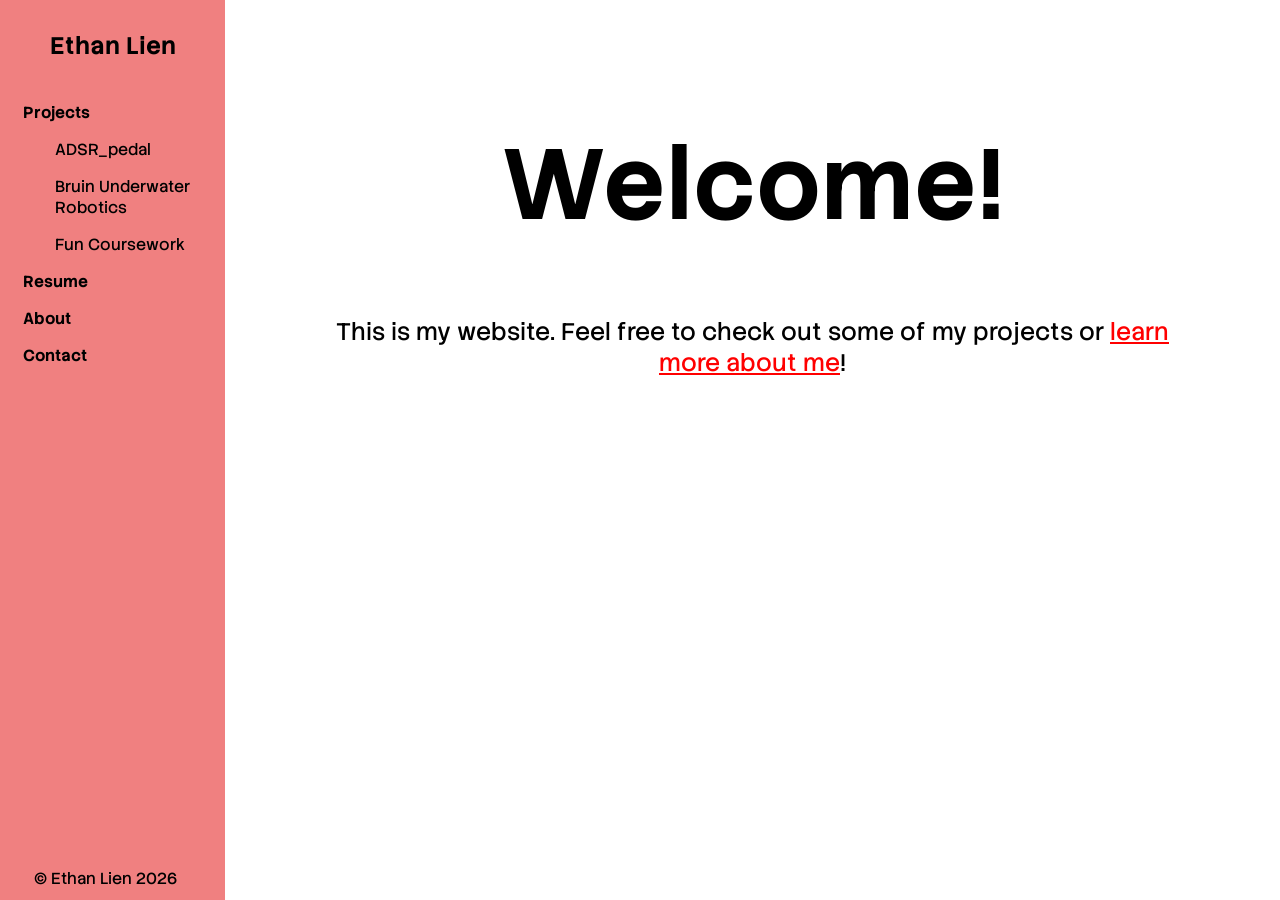
<file: index.html>
<!DOCTYPE html>
<html>
<head>
    <meta charset="UTF-8">
    <meta name="viewport" content="width=device-width, initial-scale=1.0">
    <title>Home | Ethan Lien</title>
    <base href="https://ethanlien1203.github.io">
    <link rel="icon" type="image/x-icon" href="/images/favicon.png">
    <link rel="stylesheet" href="/css/style.css">
    <link rel="stylesheet" href="/css/main.css">
    <link rel="stylesheet" href="/css/sideNav.css">
    <link rel="preconnect" href="https://fonts.googleapis.com">
    <link rel="preconnect" href="https://fonts.gstatic.com" crossorigin>
    <link href="https://fonts.googleapis.com/css2?family=Roboto+Mono:ital,wght@0,100..700;1,100..700&family=Stack+Sans+Text:wght@200..700&display=swap" rel="stylesheet">
</head>
<body>
    <special-nav></special-nav>

    <main>
        <!-- <h1>hello world</h1>
        <p>hope this works lol</p>
        <p>here is a <a href="/egg/">link</a> to the egg page</p>
        <a href="/template/">to template</a> -->
        <div class="section">
            <div class="row" style="text-align:center;justify-content:center;padding-top:5%">
                <div class="col" style="height:100%">
                    <h1 style="font-size:100px">Welcome!</h1>
                    <p style="font-size:24px">This is my website. Feel free to check out some of my projects or <a href="about/">learn more about me</a>!</p>
                </div>
            </div>
        </div>
    <main>

    <script src="/navManager.js"></script>
</body>
</html>
</file>
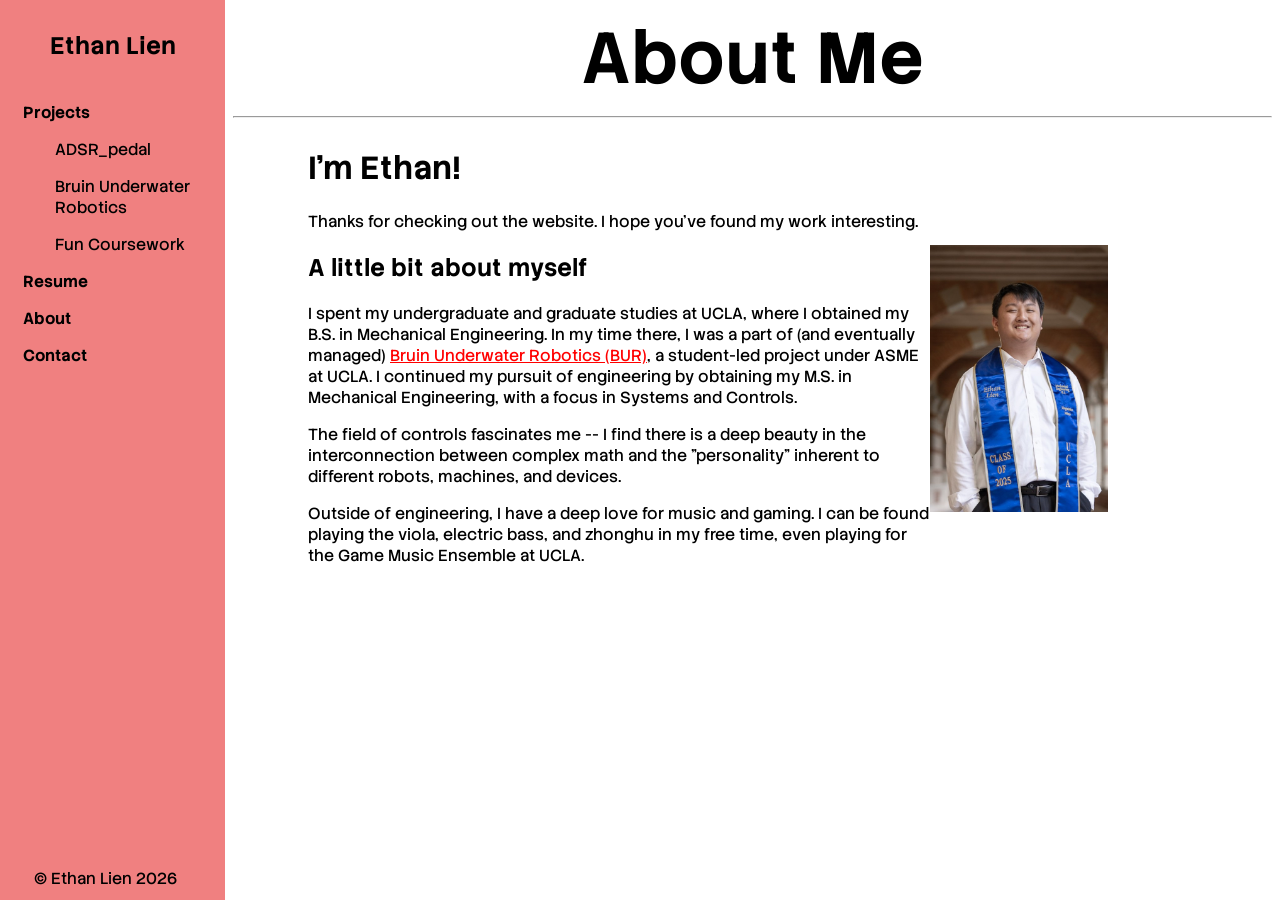
<file: about/index.html>
<!DOCTYPE html>
<html>
<head>
    <meta charset="UTF-8">
    <meta name="viewport" content="width=device-width, initial-scale=1.0">
    <title>About | Ethan Lien</title>
    <base href="https://ethanlien1203.github.io">
    <link rel="icon" type="image/x-icon" href="/images/favicon.png">
    <link rel="stylesheet" href="/css/style.css">
    <link rel="stylesheet" href="/css/main.css">
    <link rel="stylesheet" href="/css/sideNav.css">
    <link rel="preconnect" href="https://fonts.googleapis.com">
    <link rel="preconnect" href="https://fonts.gstatic.com" crossorigin>
    <link href="https://fonts.googleapis.com/css2?family=Roboto+Mono:ital,wght@0,100..700;1,100..700&family=Stack+Sans+Text:wght@200..700&display=swap" rel="stylesheet">
    <style>
        #header-img {
            /* background-image:url('/images/egg_pic.jpg'); */
            opacity:0.7;
        }
        #header-content {
            font-size: 36px;
            color:black;
        }
        #header {
            height:100px;
        }
    </style>
</head>
<body>
    <special-nav></special-nav>

    <main>
        <div id="header">
            <div id="header-img"></div>
            <div id="header-content">
                <h1>About Me</h1>
            </div>
        </div>
        <hr>
        <div class="section" style="display:flex;align-items:center">
            <div id="bio" style="width:70%;float:left">
                <h1>I'm Ethan!</h1>
                <p>Thanks for checking out the website. I hope you've found my work interesting.</p>
                <h2>A little bit about myself</h2>
                <!-- <p>I am a recent graduate from UCLA, where I recieved both my B.S. and M.S. in Mechanical Engineering. I am fascinated by Systems and Controls, in which I had a focus in during my graduate studies. While my studies have had a focus in robotics, I truly believe that the soul of all life and engineering lies in Controls.</p> -->
                <p> I spent my undergraduate and graduate studies at UCLA, where I obtained my B.S. in Mechanical Engineering. 
                    In my time there, I was a part of (and eventually managed) <a href="/projects/bur/">Bruin Underwater Robotics (BUR)</a>, a student-led 
                    project under ASME at UCLA. I continued my pursuit of engineering by obtaining my M.S. in Mechanical 
                    Engineering, with a focus in Systems and Controls.</p>
                <p> The field of controls fascinates me -- I find there is a deep beauty in the interconnection between 
                    complex math and the "personality" inherent to different robots, machines, and devices.</p>
                <p> Outside of engineering, I have a deep love for music and gaming. I can be found playing the viola, electric 
                    bass, and zhonghu in my free time, even playing for the Game Music Ensemble at UCLA.</p>
            </div>
            <img src="/images/headshot.jpg" style="width:20%;margin-top:50px;padding-right:75px">
        </div>
    </main>

    <script src="/navManager.js"></script>
</body>
</html>
</file>
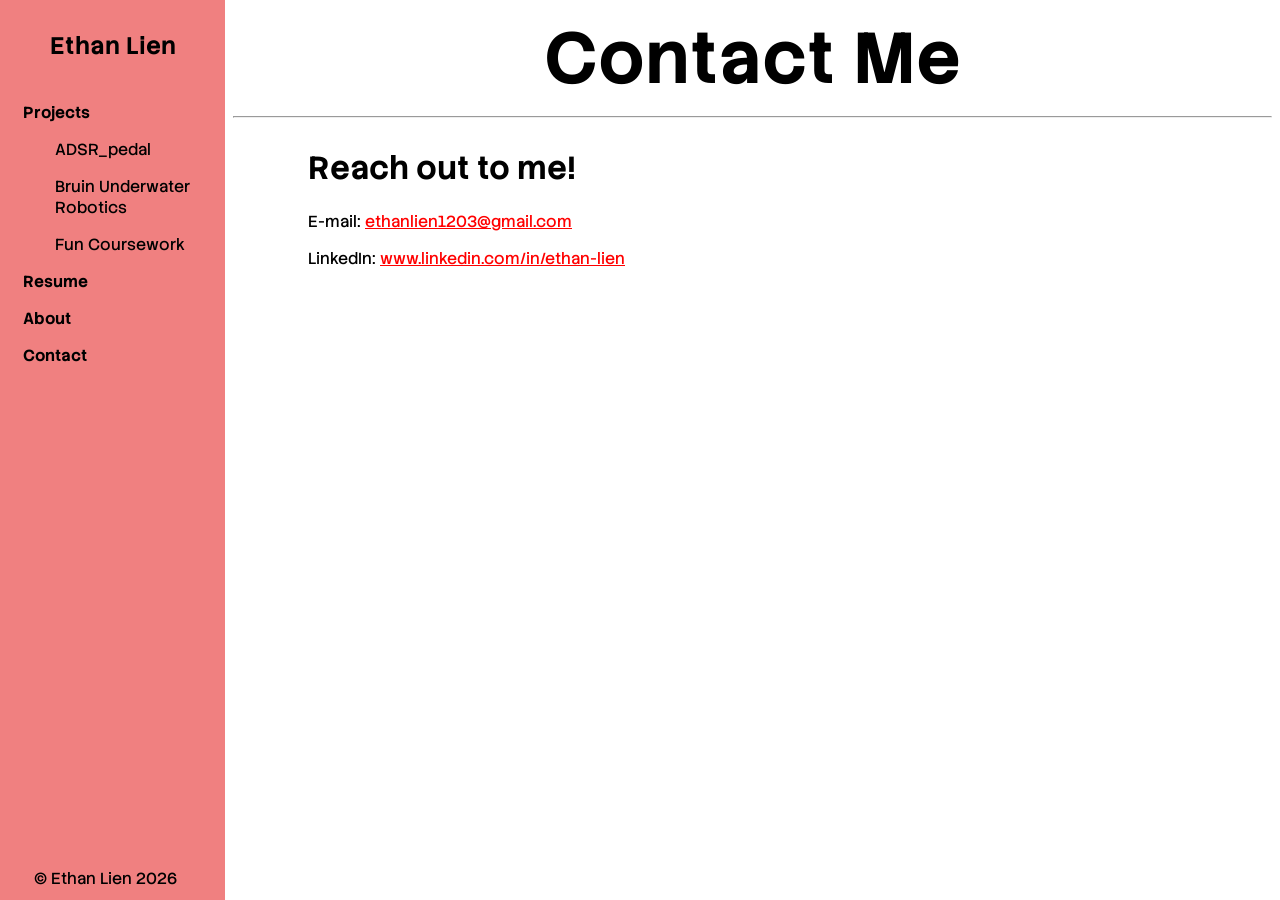
<file: contact/index.html>
<!DOCTYPE html>
<html>
<head>
    <meta charset="UTF-8">
    <meta name="viewport" content="width=device-width, initial-scale=1.0">
    <title>Contact | Ethan Lien</title>
    <base href="https://ethanlien1203.github.io">
    <link rel="icon" type="image/x-icon" href="/images/favicon.png">
    <link rel="stylesheet" href="/css/style.css">
    <link rel="stylesheet" href="/css/main.css">
    <link rel="stylesheet" href="/css/sideNav.css">
    <link rel="preconnect" href="https://fonts.googleapis.com">
    <link rel="preconnect" href="https://fonts.gstatic.com" crossorigin>
    <link href="https://fonts.googleapis.com/css2?family=Roboto+Mono:ital,wght@0,100..700;1,100..700&family=Stack+Sans+Text:wght@200..700&display=swap" rel="stylesheet">
    <style>
        #header-img {
            /* background-image:url('/images/egg_pic.jpg'); */
            opacity:0.7;
        }
        #header-content {
            font-size: 36px;
            color:black;
        }
        #header {
            height:100px;
        }
    </style>
</head>
<body>
    <special-nav></special-nav>

    <main>
        <div id="header">
            <div id="header-img"></div>
            <div id="header-content">
                <h1>Contact Me</h1>
            </div>
        </div>
        <hr>
        <div class="section">
            <h1>Reach out to me!</h1>
            <p>E-mail: <a href="mailto:ethanlien1203@gmail.com">ethanlien1203@gmail.com</a></p>
            <p>LinkedIn: <a href="www.linkedin.com/in/ethan-lien">www.linkedin.com/in/ethan-lien</a></p>
        </div>
    </main>

    <script src="/navManager.js"></script>
</body>
</html>
</file>
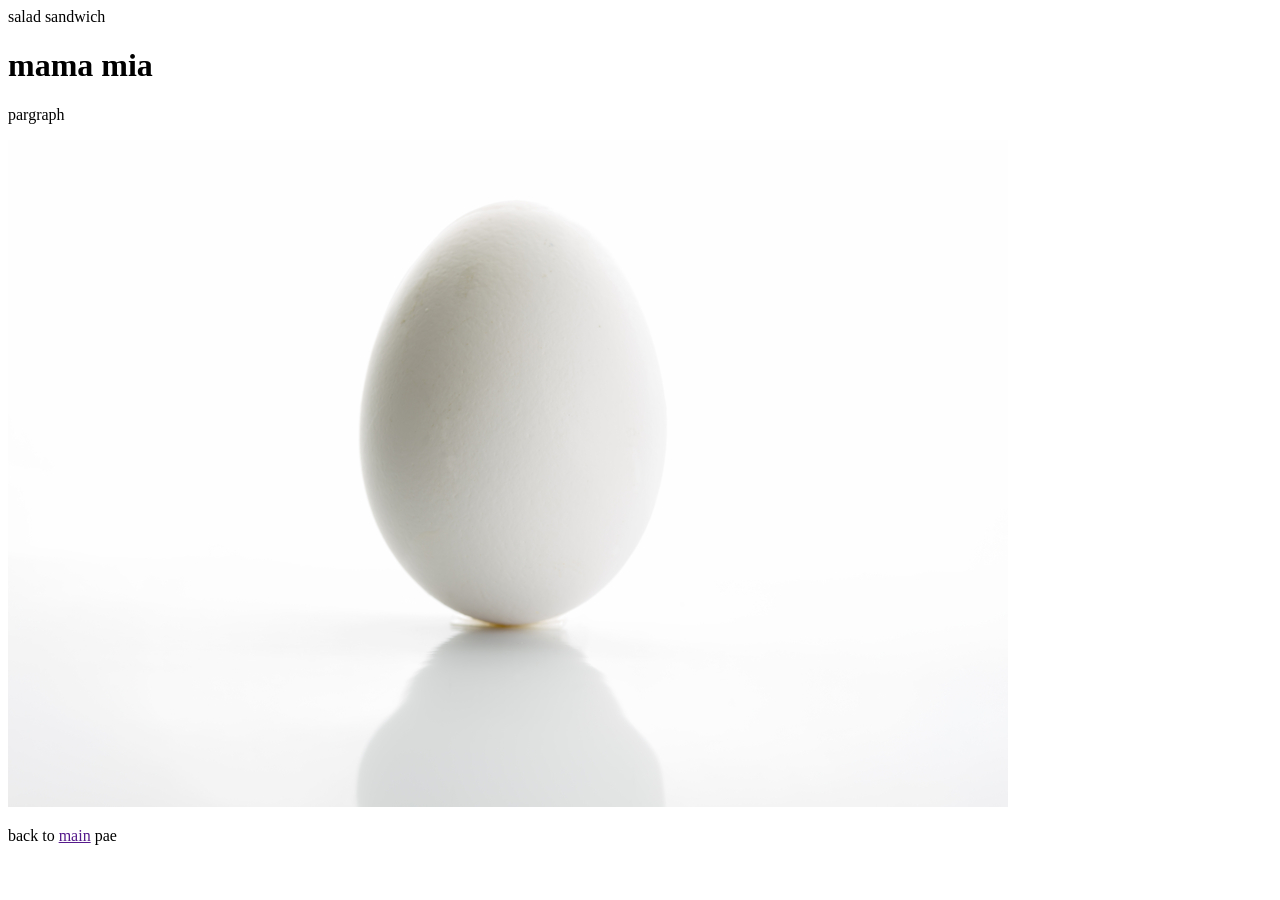
<file: egg/index.html>
<!DOCTYPE html>
<html>
    <head>
        <meta charset="UTF-8">
        <meta name="viewport" content="width=device-width, initial-scale=1.0">
        <title> ethan | egg</title>
        <base href="https://ethanlien1203.github.io">
        <link rel="icon" type="image/x-icon" href="/images/favicon.png">
        <style>
            nav {
                width:30%;

            }
        </style>
    </head>
    <body>
        <nav>
            salad sandwich
        </nav>
        <h1>
            mama mia
        </h1>
        <p>
            pargraph
        </p>
        <img src="/images/egg_pic.jpg" alt="Egg" style="max-width:100%">
        <p> back to <a href="">main</a> pae</p>
    </body>
</html>
</file>
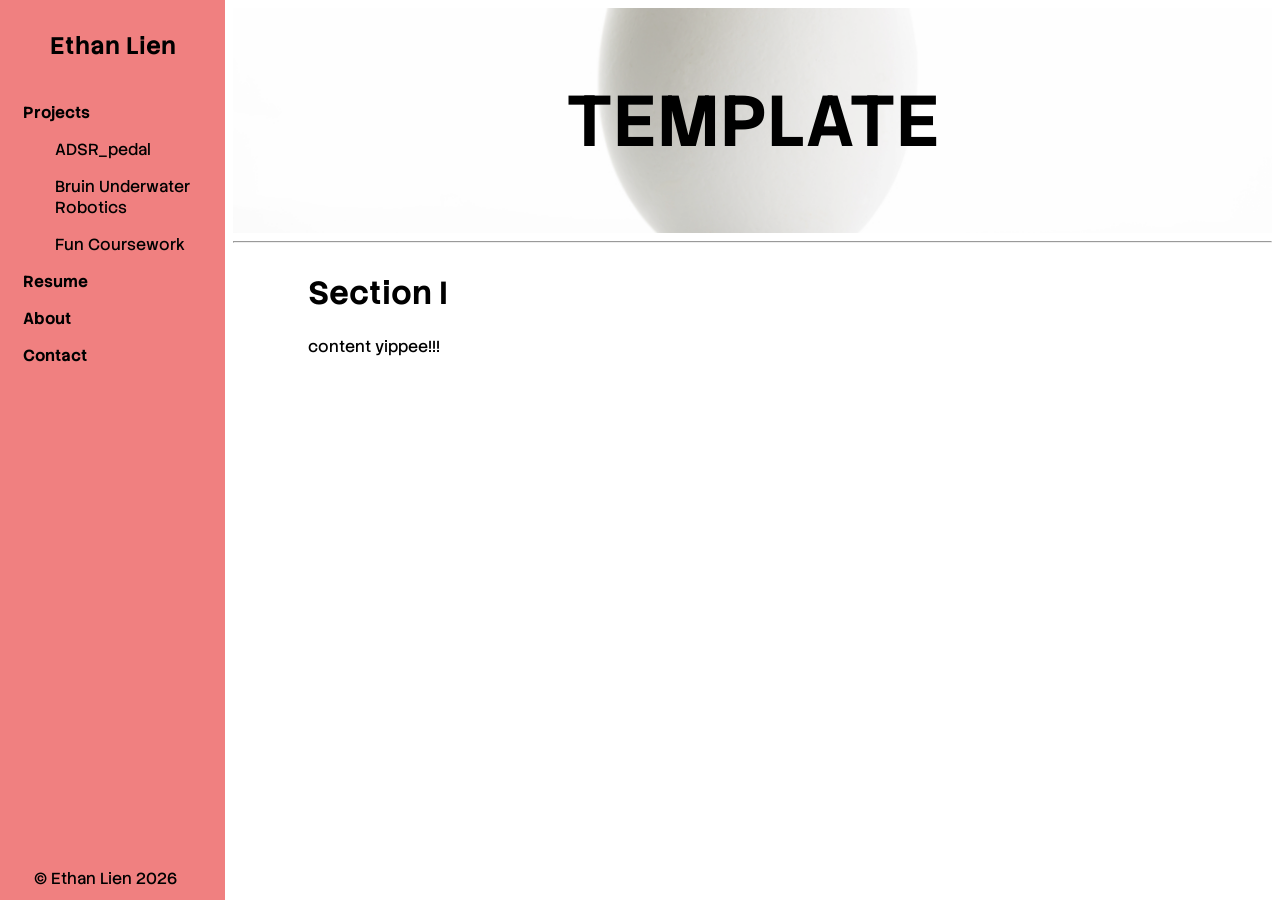
<file: projects/index.html>
<!DOCTYPE html>
<html>
<head>
    <meta charset="UTF-8">
    <meta name="viewport" content="width=device-width, initial-scale=1.0">
    <title>Projects | Ethan Lien</title>
    <base href="https://ethanlien1203.github.io">
    <link rel="icon" type="image/x-icon" href="/images/favicon.png">
    <link rel="stylesheet" href="/css/style.css">
    <link rel="stylesheet" href="/css/main.css">
    <link rel="stylesheet" href="/css/sideNav.css">
    <link rel="preconnect" href="https://fonts.googleapis.com">
    <link rel="preconnect" href="https://fonts.gstatic.com" crossorigin>
    <link href="https://fonts.googleapis.com/css2?family=Roboto+Mono:ital,wght@0,100..700;1,100..700&family=Stack+Sans+Text:wght@200..700&display=swap" rel="stylesheet">
    <style>
        #header-img {
            background-image:url('/images/egg_pic.jpg');
            opacity:0.7;
        }
        #header-content {
            font-size: 36px;
            color:black;
        }
    </style>
</head>
<body>
    <special-nav></special-nav>

    <main>
        <div id="header">
            <div id="header-img"></div>
            <div id="header-content">
                <h1>TEMPLATE</h1>
            </div>
        </div>
        <hr>
        <div class="section">
            <h1>Section I</h1>
            <p>content yippee!!!</p>
        </div>
    </main>

    <script src="/navManager.js"></script>
</body>
</html>
</file>
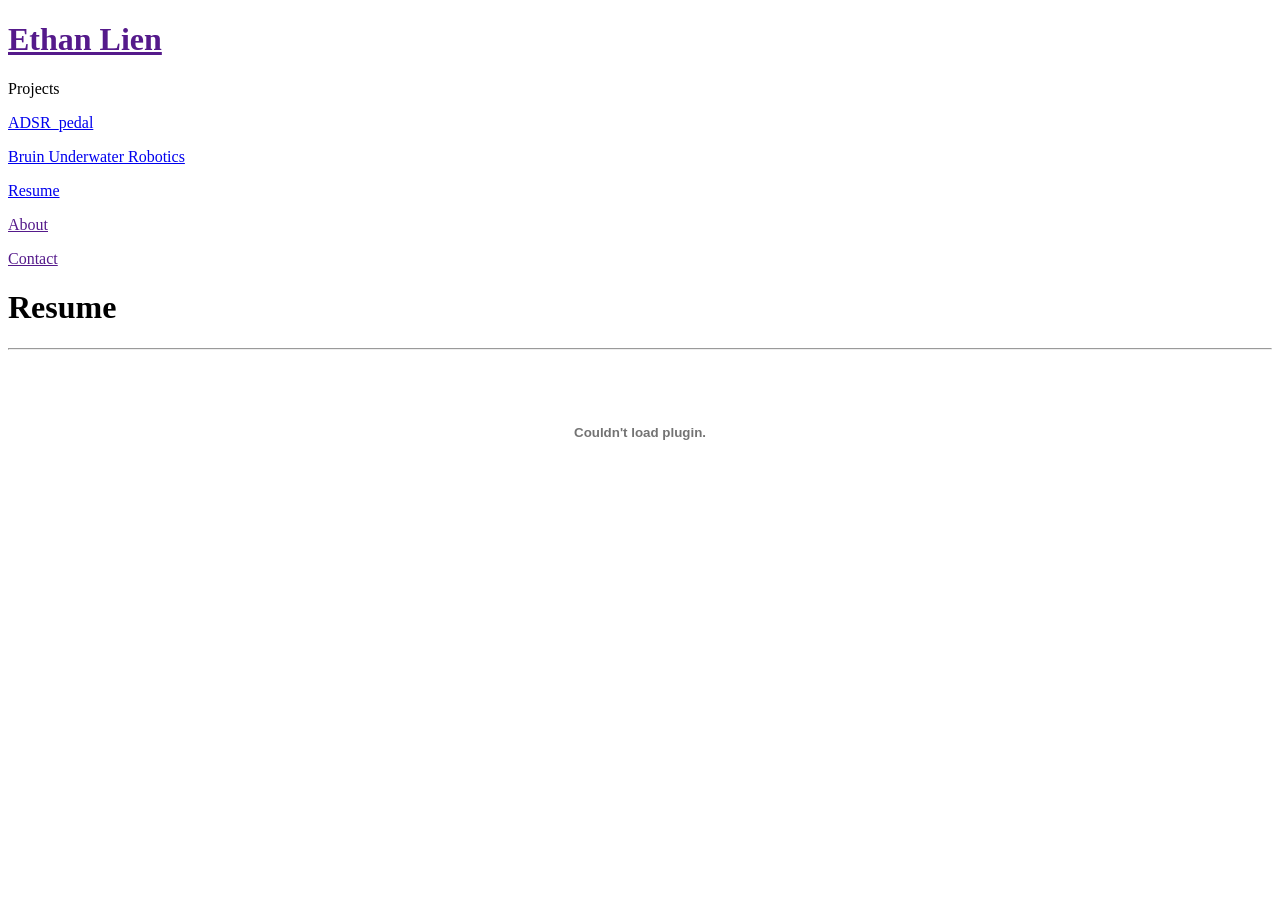
<file: resume/index.html>
<!DOCTYPE html>
<html>
<head>
    <meta charset="UTF-8">
    <meta name="viewport" content="width=device-width, initial-scale=1.0">
    <title> portfolio title</title>
    <base href="https://ethanlien1203.github.io">
    <link rel="icon" type="image/x-icon" href="/images/favicon.png">
    <link rel="stylesheet" href="/css/style.css">
    <link rel="preconnect" href="https://fonts.googleapis.com">
    <link rel="preconnect" href="https://fonts.gstatic.com" crossorigin>
    <link href="https://fonts.googleapis.com/css2?family=Roboto+Mono:ital,wght@0,100..700;1,100..700&family=Stack+Sans+Text:wght@200..700&display=swap" rel="stylesheet">
</head>
<body>
    <div class="sidenav">
        <div id="site-name">
            <a href=""><h1>Ethan Lien</h1></a>
        </div>
        <div id="nav">
            <p class="label">Projects</p>
            <p class="tab"><a href="/projects/adsr_pedal/">ADSR_pedal</a></p>
            <p class="tab"><a href="/projects/bur/">Bruin Underwater Robotics</a></p>
            <!-- <p class="tab"><a href="">+ See all</a></p> -->
            <p class="label"><a href="/resume/">Resume</a></p>
            <p class="label"><a href="">About</a></p>
            <p class="label"><a href="">Contact</a></p>
        </div> 
    </div>
    <div class="main">
        <h1>Resume</h1>
        <hr>
        <embed src="/resume/Ethan_Lien_resume_jun2026.pdf" style="width:100%;height:100%;" title="Resume"></embed>
    </div>
</body>
</html>
</file>
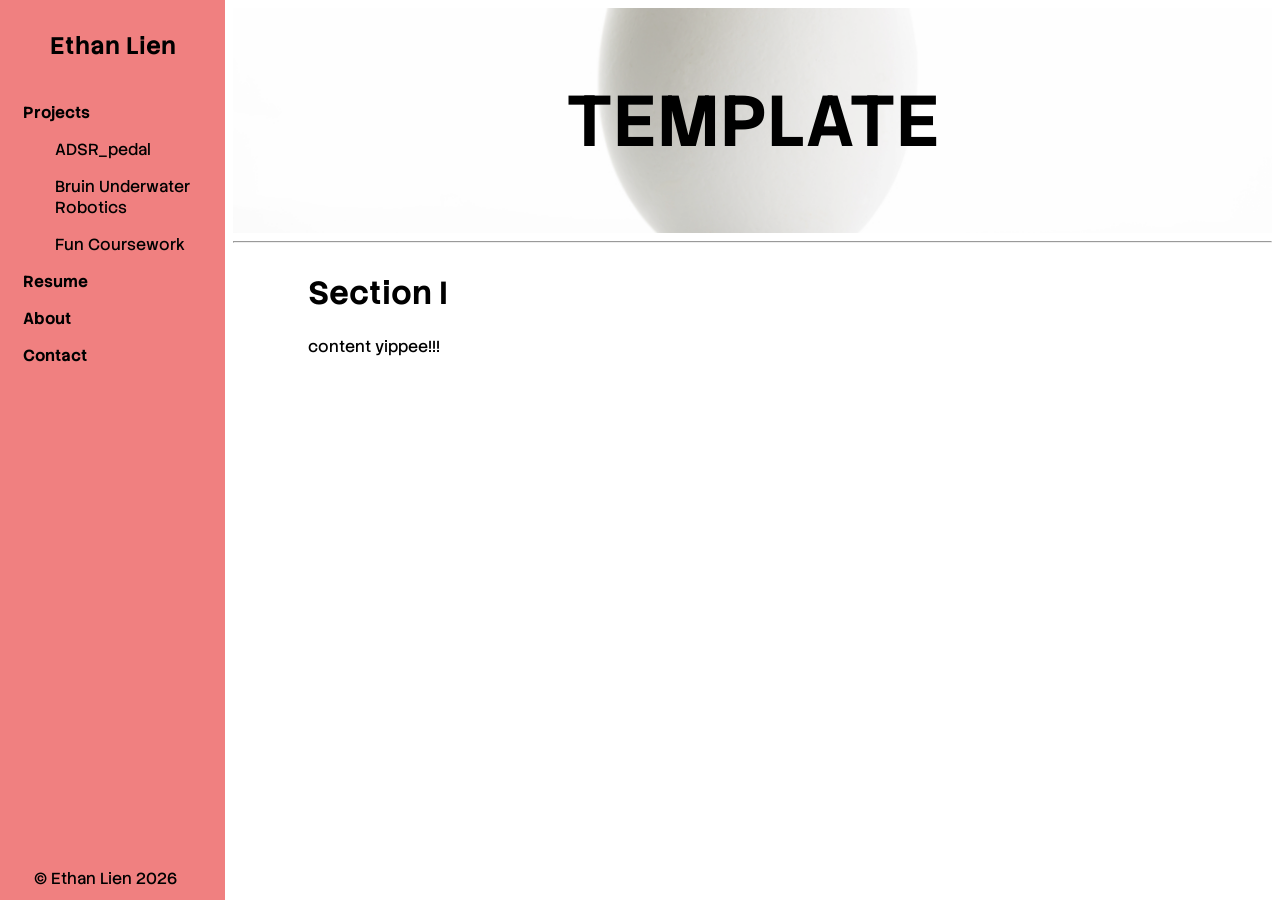
<file: template/index.html>
<!DOCTYPE html>
<html>
<head>
    <meta charset="UTF-8">
    <meta name="viewport" content="width=device-width, initial-scale=1.0">
    <title>TEMPLATE BABEYY | Ethan Lien</title>
    <base href="https://ethanlien1203.github.io">
    <link rel="icon" type="image/x-icon" href="/images/favicon.png">
    <link rel="stylesheet" href="/css/style.css">
    <link rel="stylesheet" href="/css/main.css">
    <link rel="stylesheet" href="/css/sideNav.css">
    <link rel="preconnect" href="https://fonts.googleapis.com">
    <link rel="preconnect" href="https://fonts.gstatic.com" crossorigin>
    <link href="https://fonts.googleapis.com/css2?family=Roboto+Mono:ital,wght@0,100..700;1,100..700&family=Stack+Sans+Text:wght@200..700&display=swap" rel="stylesheet">
    <style>
        #header-img {
            background-image:url('/images/egg_pic.jpg');
            opacity:0.7;
        }
        #header-content {
            font-size: 36px;
            color:black;
        }
    </style>
</head>
<body>
    <special-nav></special-nav>

    <main>
        <div id="header">
            <div id="header-img"></div>
            <div id="header-content">
                <h1>TEMPLATE</h1>
            </div>
        </div>
        <hr>
        <div class="section">
            <div class="row">
                <div class="col">
                    <h1>Section I</h1>
                    <p>content yippee!!!</p>
                </div>
            </div>
        </div>
    </main>

    <script src="/navManager.js"></script>
</body>
</html>
</file>
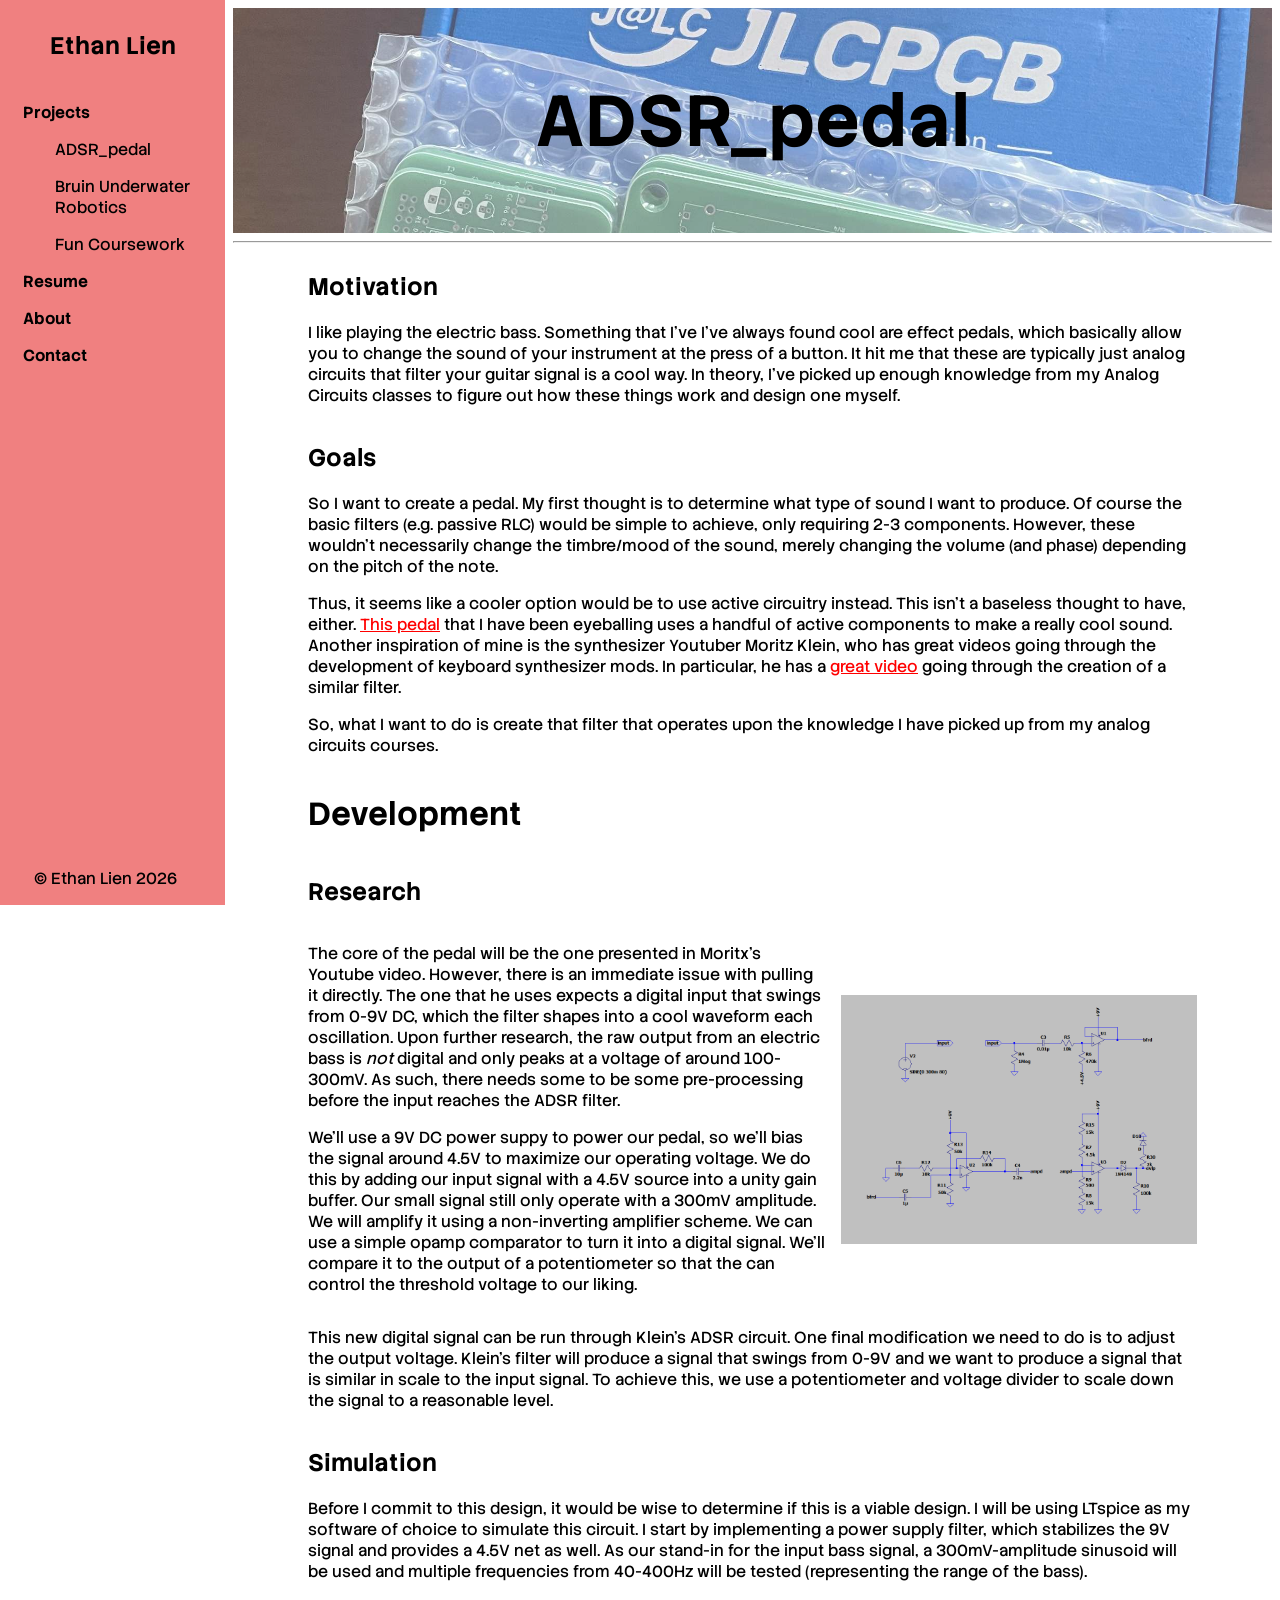
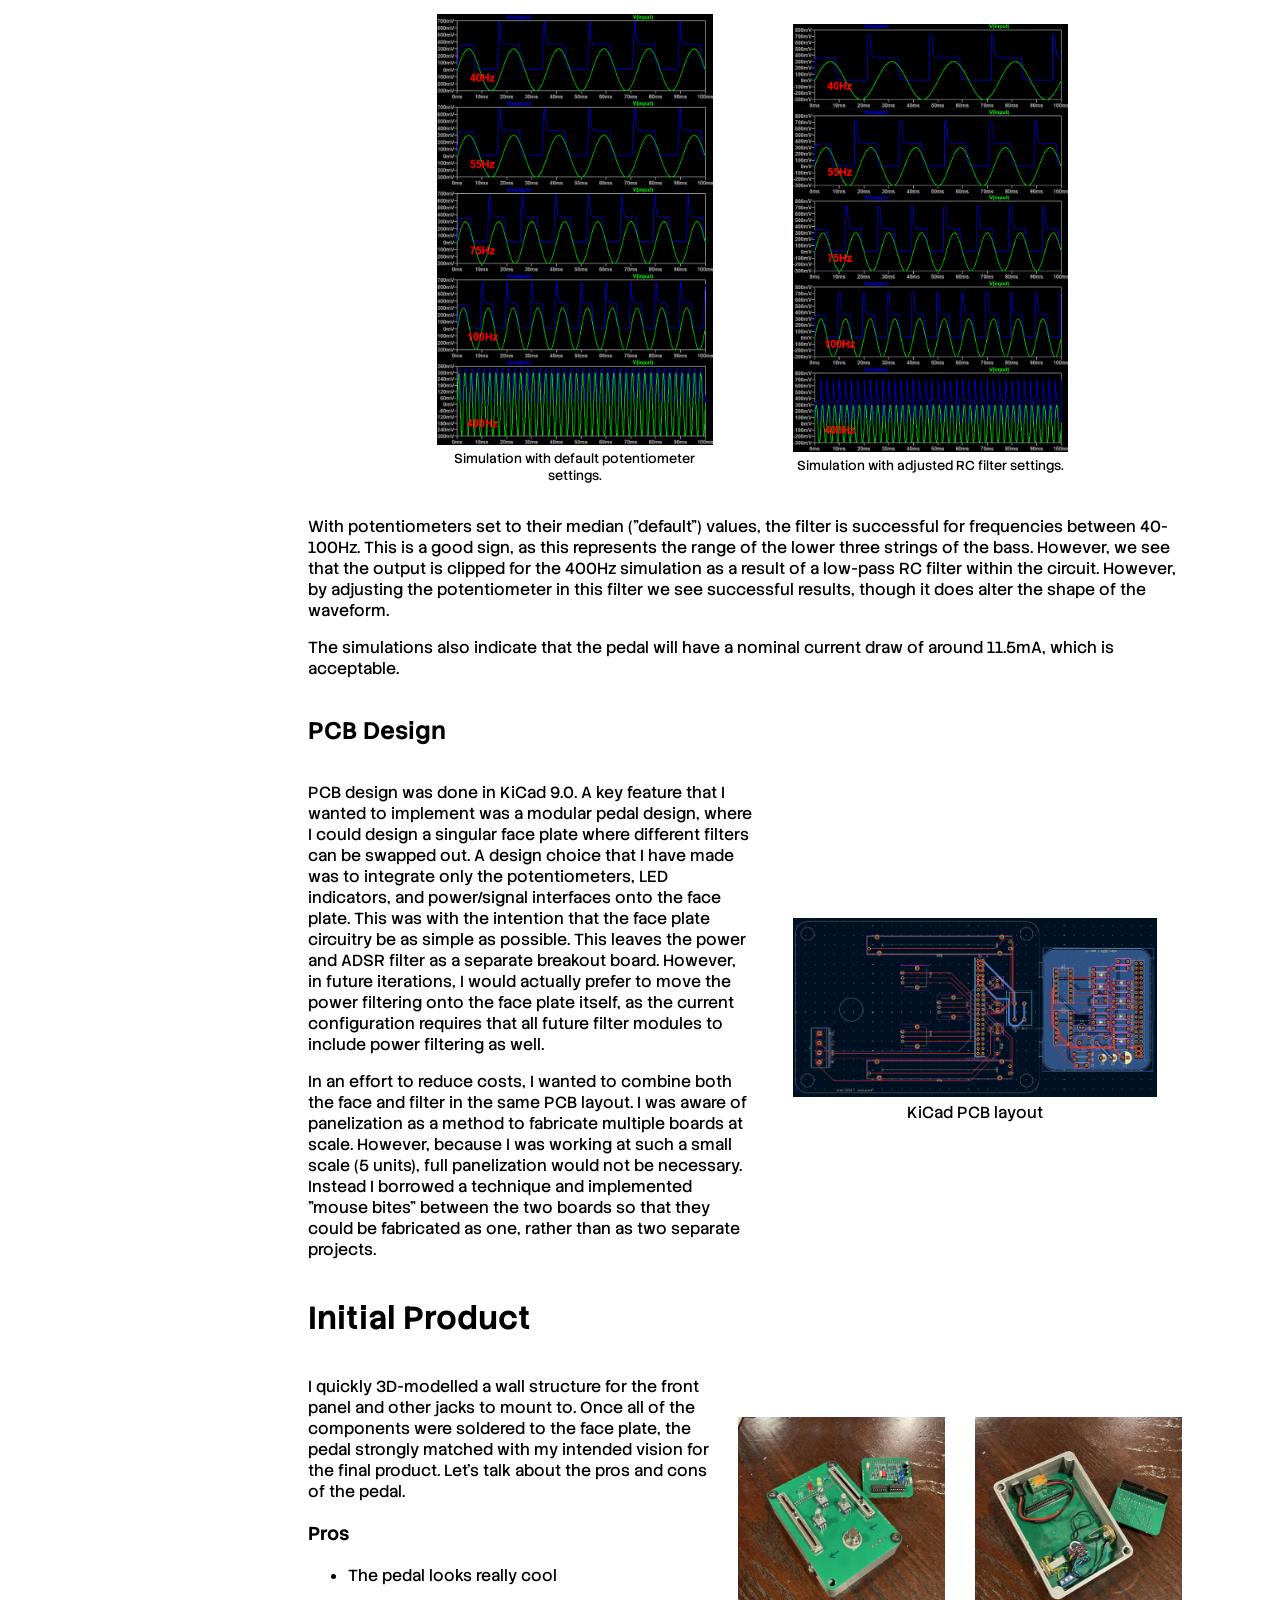
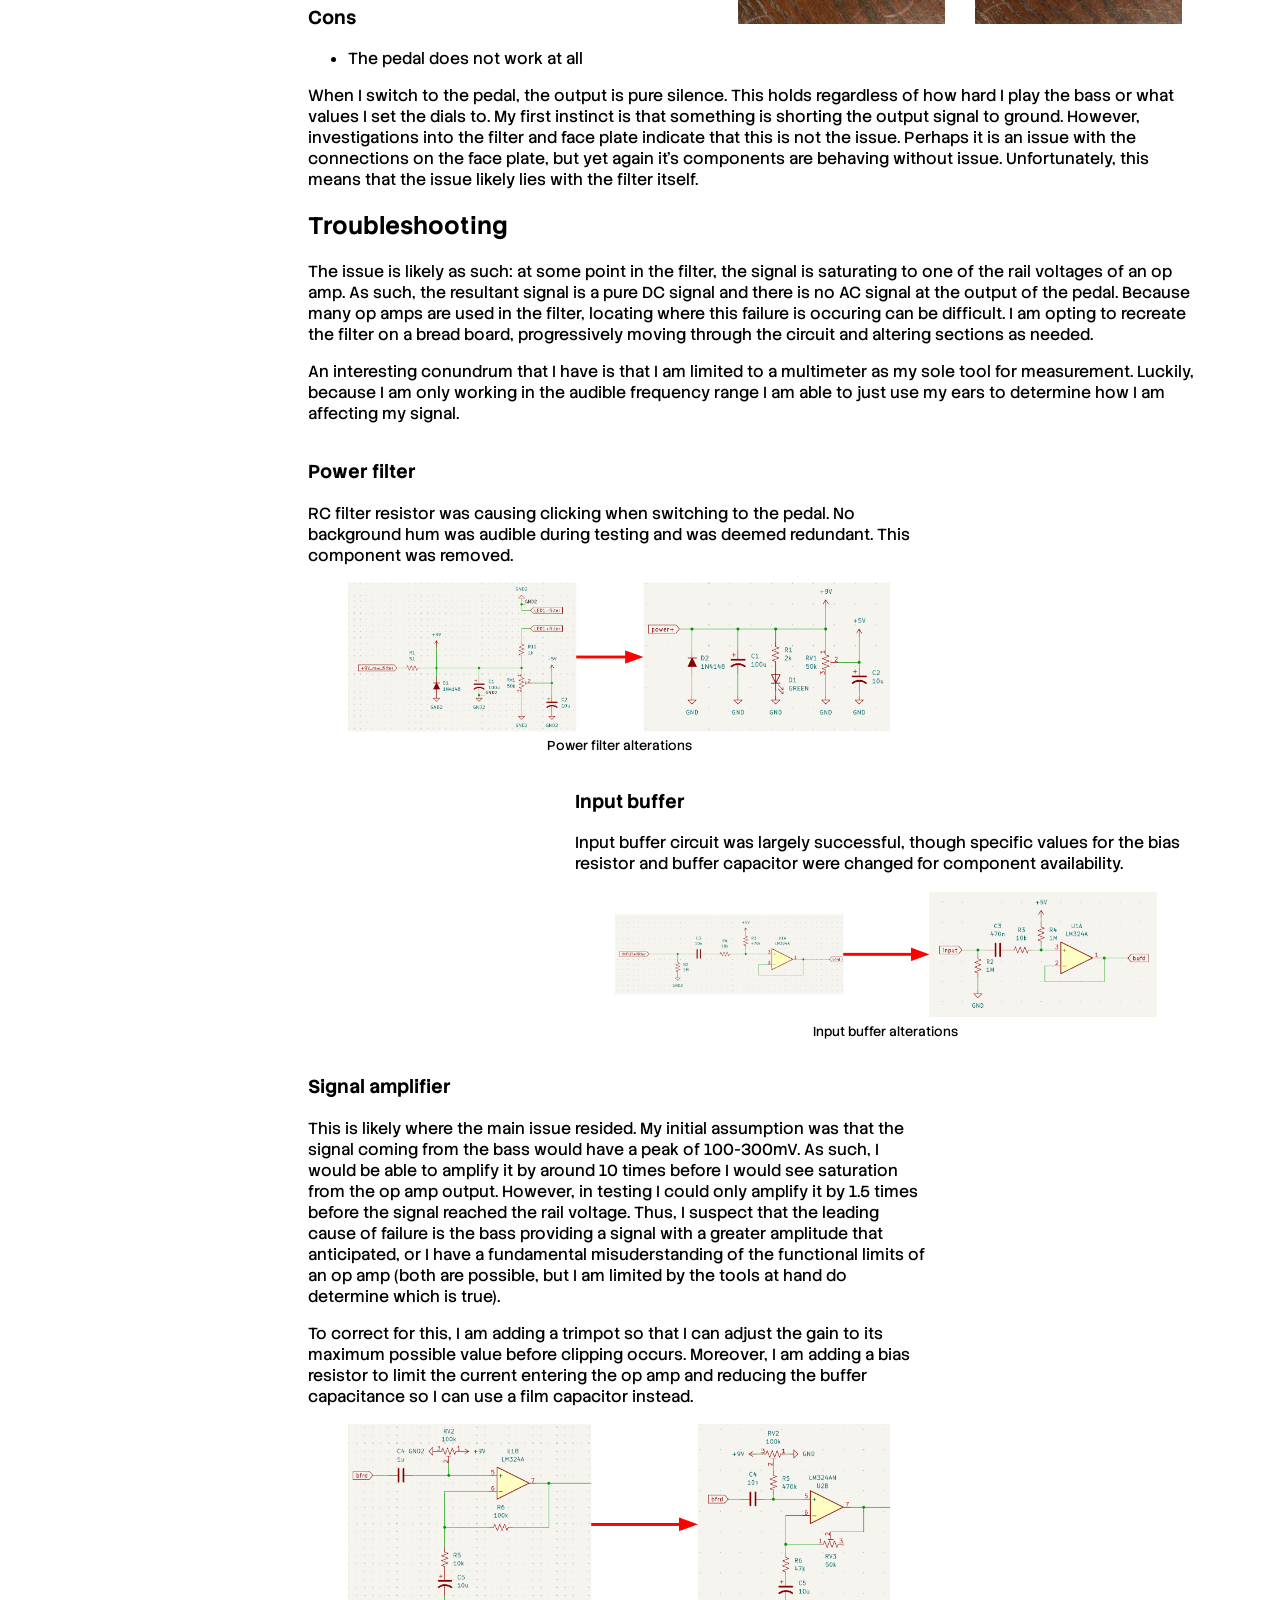
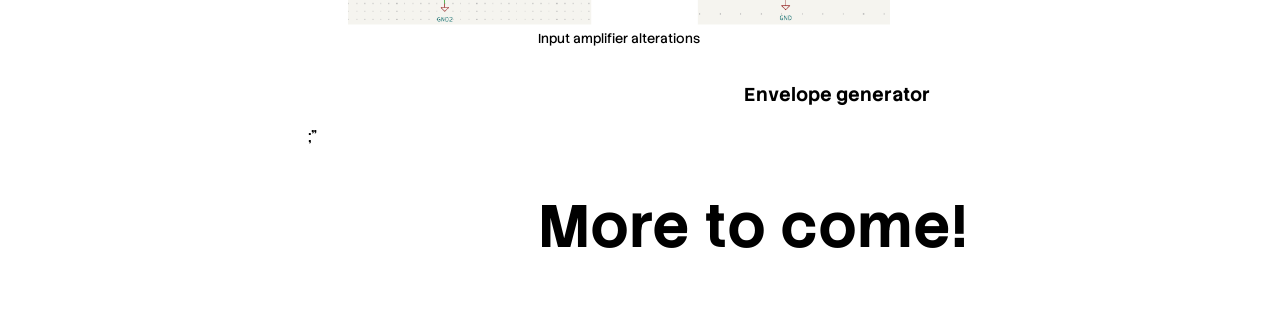
<file: projects/adsr_pedal/index.html>
<!DOCTYPE html>
<html>
<head>
    <meta charset="UTF-8">
    <meta name="viewport" content="width=device-width, initial-scale=1.0">
    <title>ADSR_pedal | Ethan Lien</title>
    <base href="https://ethanlien1203.github.io">
    <link rel="icon" type="image/x-icon" href="/images/favicon.png">
    <link rel="stylesheet" href="/css/style.css">
    <link rel="stylesheet" href="/css/main.css">
    <link rel="stylesheet" href="/css/sideNav.css">
    <link rel="preconnect" href="https://fonts.googleapis.com">
    <link rel="preconnect" href="https://fonts.gstatic.com" crossorigin>
    <link href="https://fonts.googleapis.com/css2?family=Roboto+Mono:ital,wght@0,100..700;1,100..700&family=Stack+Sans+Text:wght@200..700&display=swap" rel="stylesheet">
    <style>
        #header-img {
            background-image:url('/images/adsr/test.jpg');
            opacity:0.7;
        }
        #header-content {
            font-size: 36px;
            color:black;
        }
    </style>
</head>
<body>
    <special-nav></special-nav>

    <main>
        <div id="header">
            <div id="header-img"></div>
            <div id="header-content">
                <h1>ADSR_pedal</h1>
            </div>
        </div>
        <hr>
        <div class="section">
            <div class="row">
                <div class="col">
                    <h2>Motivation</h2>
                <!-- </div>
                <div class="col"> -->
                    <p> I like playing the electric bass. Something that I've 
                        I've always found cool are effect pedals, which basically 
                        allow you to change the sound of your instrument at the press 
                        of a button. It hit me that these are typically just analog 
                        circuits that filter your guitar signal is a cool way. In 
                        theory, I've picked up enough knowledge from my Analog 
                        Circuits classes to figure out how these things work and design one 
                        myself.
                    </p>
                </div>
            </div>
        </div>
        <div class="section">
            <div class="row">
                <div class="col">
                    <h2> Goals</h2>
                    <p> So I want to create a pedal. My first thought is to determine 
                        what type of sound I want to produce. Of course the basic filters 
                        (e.g. passive RLC) would be simple to achieve, only requiring 2-3 
                        components. However, these wouldn't necessarily change the timbre/mood 
                        of the sound, merely changing the volume (and phase) depending on the 
                        pitch of the note.
                    </p>
                    <p>
                        Thus, it seems like a cooler option would be to use active circuitry 
                        instead. This isn't a baseless thought to have, either. 
                        <a href="https://www.jimdunlop.com/mxr-bass-envelope-filter/" target="_blank">This 
                        pedal</a> that I have been eyeballing uses a handful of active 
                        components to make a really cool sound. Another inspiration of mine is 
                        the synthesizer Youtuber Moritz Klein, who has great videos going through 
                        the development of keyboard synthesizer mods. In particular, he has 
                        a <a href="https://youtu.be/aGFb7JbTdNU?si=tP4xQ3aC8H7Ti367" target="_blank">great video</a> 
                        going through the creation of a similar filter.
                    </p>
                    <p> So, what I want to do is create that filter that operates upon the knowledge 
                        I have picked up from my analog circuits courses.
                    </p>
                </div>
            </div>
        </div>
        <div class="section">
            <h1> Development</h1>
            <div class="row">
                <h2> Research</h2>
            </div>
            <div class="row">
                <div class="col" style="width:60%;height:auto">
                    <p> The core of the pedal will be the one presented in Moritx's Youtube video. 
                        However, there is an immediate issue with pulling it directly. The one that 
                        he uses expects a digital input that swings from 0-9V DC, which the 
                        filter shapes into a cool waveform each oscillation. Upon further research, 
                        the raw output from an electric bass is <em>not</em> digital and only peaks 
                        at a voltage of around 100-300mV. As such, there needs some to be some 
                        pre-processing before the input reaches the ADSR filter.
                    </p>
                    <p> We'll use a 9V DC power suppy to power our pedal, so we'll bias the signal 
                        around 4.5V to maximize our operating voltage. We do this by adding our input 
                        signal with a 4.5V source into a unity gain buffer. Our small signal still 
                        only operate with a 300mV amplitude. We will amplify it using a non-inverting 
                        amplifier scheme. We can use a simple opamp comparator to turn it into a 
                        digital signal. We'll compare it to the output of a potentiometer so that the 
                        can control the threshold voltage to our liking.
                    </p>
                </div>
                <img src="/images/adsr/LTSspice_envelope.png" style="width:40%;height:auto;padding-left:15px">
            </div>
            <div class="row">
                <p> This new digital signal can be run through Klein's ADSR circuit. One final modification 
                    we need to do is to adjust the output voltage. Klein's filter will produce a signal that 
                    swings from 0-9V and we want to produce a signal that is similar in scale to the input 
                    signal. To achieve this, we use a potentiometer and voltage divider to scale down the 
                    signal to a reasonable level.
                </p>
            </div>
        </div>
        <div class="section">
            <div class="row">
                <div class="col">
                    <h2>Simulation</h2>
                    <p> Before I commit to this design, it would be wise to determine if this is a viable design. 
                        I will be using LTspice as my software of choice to simulate this circuit. I start by 
                        implementing a power supply filter, which stabilizes the 9V signal and provides a 4.5V 
                        net as well. As our stand-in for the input bass signal, a 300mV-amplitude sinusoid will 
                        be used and multiple frequencies from 40-400Hz will be tested (representing the range 
                        of the bass).
                    </p>
                </div>
            </div>
            <div class="row" style="justify-content:center">
                <div class="col" style="width:40%;float:left">
                    <figure>
                        <img src="/images/adsr/sims_1.png" alt="Default simulation results" style="width:100%">
                        <figcaption style="text-align:center"> Simulation with default potentiometer settings.</figcaption>
                    </figure>
                </div>
                <div class="col" style="width:40%;float:right">
                    <figure>
                        <img src="/images/adsr/sims_2.png" alt="Adjusted simulation results" style="width:100%">
                        <figcaption style="text-align:center"> Simulation with adjusted RC filter settings.</figcaption>
                    </figure>
                </div>
            </div>
            <div class="row">
                <div class="col">
                    <p> With potentiometers set to their median ("default") values, the filter is successful for 
                        frequencies between 40-100Hz. This is a good sign, as this represents the range of the lower 
                        three strings of the bass. However, we see that the output is clipped for the 400Hz simulation 
                        as a result of a low-pass RC filter within the circuit. However, by adjusting the potentiometer 
                        in this filter we see successful results, though it does alter the shape of the waveform.
                    </p>
                    <p> The simulations also indicate that the pedal will have a nominal current draw of around 11.5mA, 
                        which is acceptable.
                    </p>
                </div>
            </div>
        </div>
        <div class="section">
            <div class="row">
                <h2> PCB Design</h2>
            </div>
            <div class="row" style="align-items:center">
                <div class="col" style="width:50%;float:left">
                    <p> PCB design was done in KiCad 9.0. A key feature that I wanted to implement was a modular pedal 
                        design, where I could design a singular face plate where different filters can be swapped out. A 
                        design choice that I have made was to integrate only the potentiometers, LED indicators, and 
                        power/signal interfaces onto the face plate. This was with the intention that the face plate 
                        circuitry be as simple as possible. This leaves the power and ADSR filter as a separate breakout 
                        board. However, in future iterations, I would actually prefer to move the power filtering onto 
                        the face plate itself, as the current configuration requires that all future filter modules to 
                        include power filtering as well.
                    </p>
                    <p> In an effort to reduce costs, I wanted to combine both the face and filter in the same PCB layout. 
                        I was aware of panelization as a method to fabricate multiple boards at scale. However, because I 
                        was working at such a small scale (5 units), full panelization would not be necessary. Instead I 
                        borrowed a technique and implemented "mouse bites" between the two boards so that they could be 
                        fabricated as one, rather than as two separate projects.
                    </p>
                </div>
                <div class="col" style="width:50%;float:right">
                    <figure>
                        <img src="/images/adsr/kicad_pcb.png" alt="PCB layout" style="width:100%">
                        <figcaption style="font-size:16px">KiCad PCB layout</figcaption>
                    </figure>
                </div>
            </div>
        </div>
        <div class="section">
            <div class="row">
                <h1>Initial Product</h1>
            </div>
            <div class="row" style="justify-content:center">
                <div class="col" style="width:50%">
                    <p> I quickly 3D-modelled a wall structure for the front panel and other jacks to mount to. Once 
                        all of the components were soldered to the face plate, the pedal strongly matched with my 
                        intended vision for the final product. Let's talk about the pros and cons of the pedal.
                    </p>
                    <h3> Pros</h3>
                    <ul>
                        <li> The pedal looks really cool</li>
                    </ul>
                    <h3> Cons</h3>
                    <ul>
                        <li> The pedal does not work at all</li>
                    </ul>
                </div>
                <div class="col" style="width:25%;float:left;padding-inline:15px">
                    <img src="/images/adsr/pedal_front.jpg" alt="ADSR pedal: front" style="width:100%">
                </div>
                <div class="col" style="width:25%;float:right;padding-inline:15px">
                    <img src="/images/adsr/pedal_back.jpg" alt="ADSR pedal: back" style="width:100%">
                </div>
            </div>
            <div class="row">
                <div class="col">
                    When I switch to the pedal, the output is pure silence. This holds regardless of how hard I 
                    play the bass or what values I set the dials to. My first instinct is that something is 
                    shorting the output signal to ground. However, investigations into the filter and face plate 
                    indicate that this is not the issue. Perhaps it is an issue with the connections on the face 
                    plate, but yet again it's components are behaving without issue. Unfortunately, this means 
                    that the issue likely lies with the filter itself.
                </div>
            </div>
        </div>
        <div class="section">
            <div class="row"> 
                <div class="col">
                    <h2> Troubleshooting</h2>
                    <p> The issue is likely as such: at some point in the filter, the signal is saturating to one 
                        of the rail voltages of an op amp. As such, the resultant signal is a pure DC signal and 
                        there is no AC signal at the output of the pedal. Because many op amps are used in the 
                        filter, locating where this failure is occuring can be difficult. I am opting to recreate 
                        the filter on a bread board, progressively moving through the circuit and altering sections 
                        as needed.
                    </p>
                    <p> An interesting conundrum that I have is that I am limited to a multimeter as my sole 
                        tool for measurement. Luckily, because I am only working in the audible frequency range 
                        I am able to just use my ears to determine how I am affecting my signal.
                    </p>
                </div>
            </div>
            <div class="row">
                <div class="col" style="width:70%;">
                    <h3> Power filter</h3>
                    <p> RC filter resistor was causing clicking when switching to the pedal. 
                        No background hum was audible during testing and was deemed redundant. This component was 
                        removed.
                    </p>
                    <figure style="justify-self:center;">
                        <img src="/images/adsr/power_BNA.png" alt="Power filter alterations" style="width:100%">
                        <figcaption> Power filter alterations</figcaption>
                    </figure>
                </div>
            </div>
            <div class="row" style="justify-content:right">
                <div class="col" style="width:70%;float:right">
                    <h3> Input buffer</h3>
                    <p> Input buffer circuit was largely successful, though specific values for the bias resistor 
                        and buffer capacitor were changed for component availability. 
                    </p>
                    <figure style="justify-self:center;">
                        <img src="/images/adsr/buffer_BNA.png" alt="Input buffer alterations" style="width:100%">
                        <figcaption> Input buffer alterations</figcaption>
                    </figure>
                </div>
            </div>
            <div class="row">
                <div class="col" style="width:70%">
                    <h3> Signal amplifier</h3>
                    <p> This is likely where the main issue resided. My initial assumption was that the signal coming 
                        from the bass would have a peak of 100-300mV. As such, I would be able to amplify it by around 
                        10 times before I would see saturation from the op amp output. However, in testing I could 
                        only amplify it by 1.5 times before the signal reached the rail voltage. Thus, I suspect that the 
                        leading cause of failure is the bass providing a signal with a greater amplitude that anticipated, 
                        or I have a fundamental misuderstanding of the functional limits of an op amp (both are possible, 
                        but I am limited by the tools at hand do determine which is true).
                    </p>
                    <p> To correct for this, I am adding a trimpot so that I can adjust the gain to its maximum possible 
                        value before clipping occurs. Moreover, I am adding a bias resistor to limit the current entering 
                        the op amp and reducing the buffer capacitance so I can use a film capacitor instead.
                    </p>
                    <figure style="justify-self:center;">
                        <img src="/images/adsr/ampd_BNA.png" alt="Input amplifier alterations" style="width:100%">
                        <figcaption> Input amplifier alterations</figcaption>
                    </figure>
                </div>
            </div>
            <div class="row" style="width:70%;justify-content:right">
                <div class="col">
                    <h3> Envelope generator</h3>
                    <p> 
                    </p>
                </div>
            </div>;"
        </div>

        <div class="section">
            <div class="row" style="justify-content:center;">
                <h1 style="font-size:60px"> More to come!</h1>
            </div>
        </div>
    </main>

    <script src="/navManager.js"></script>
</body>
</html>
</file>
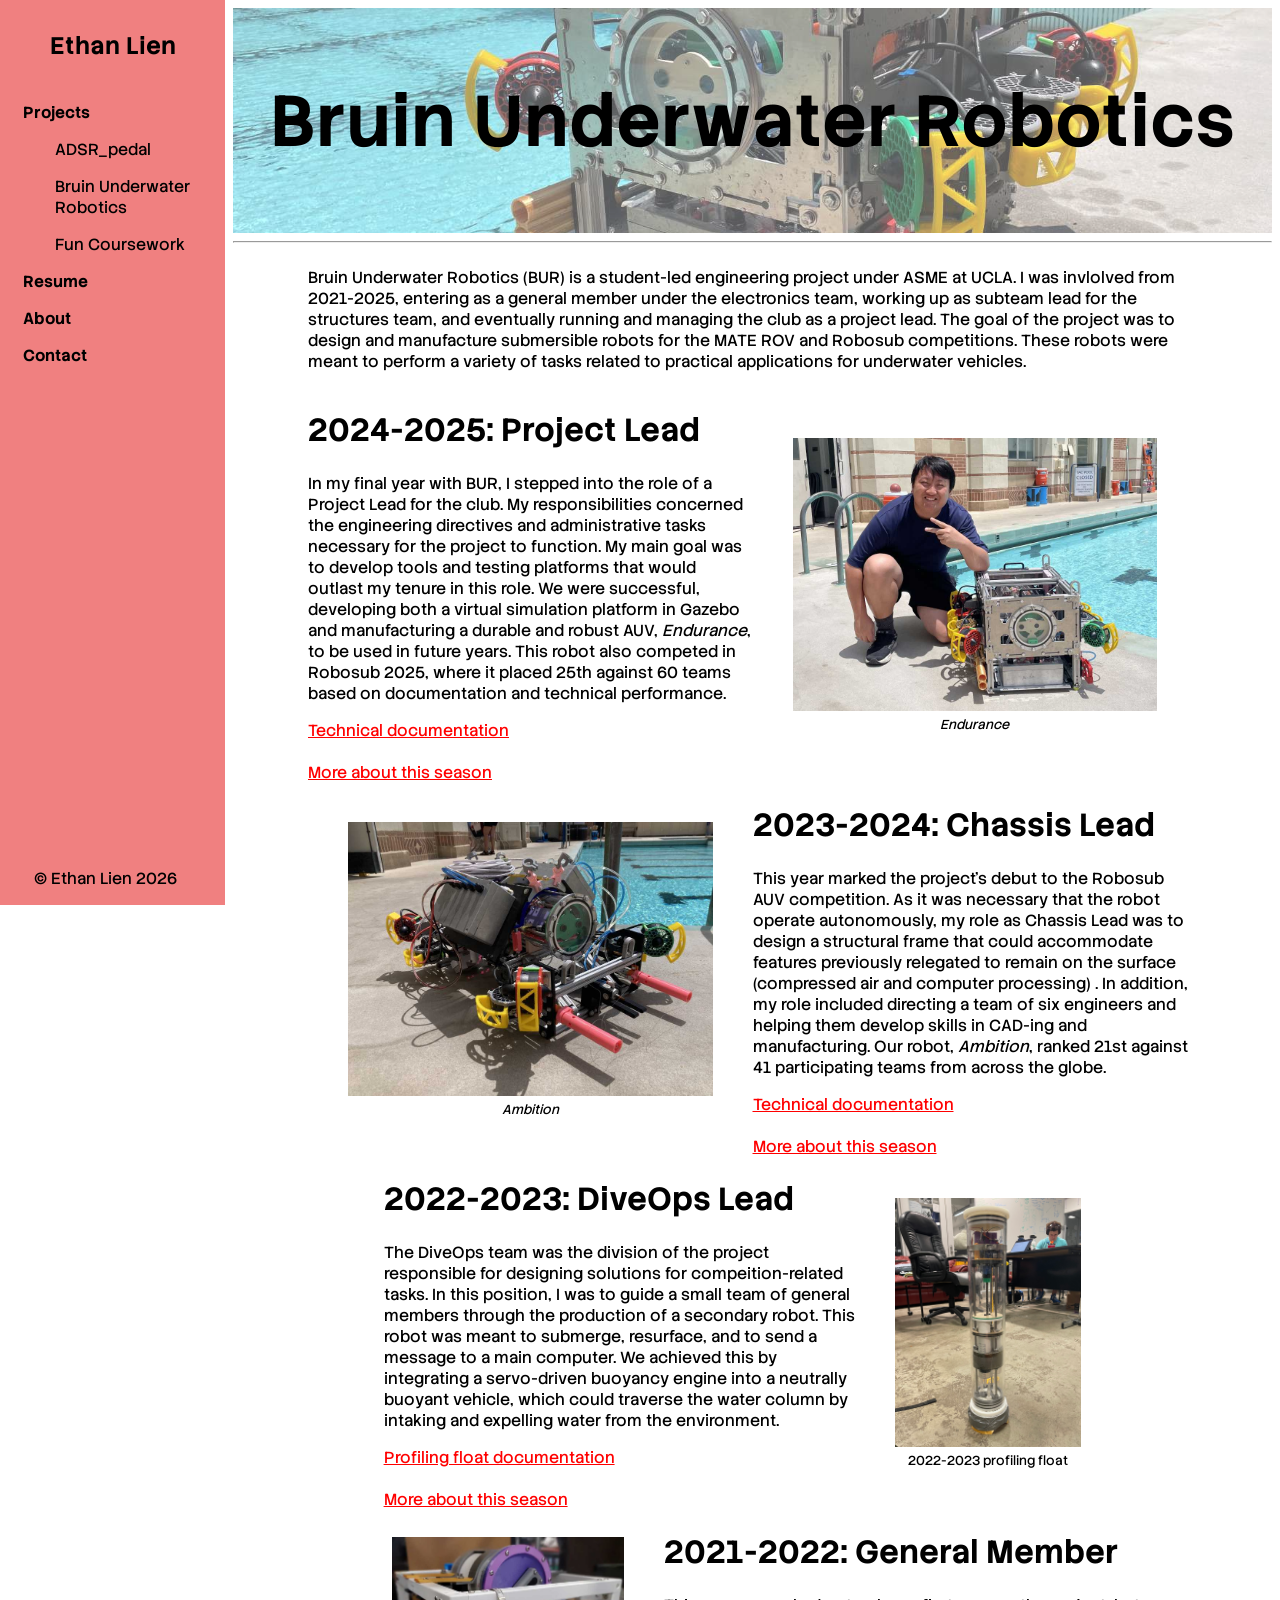
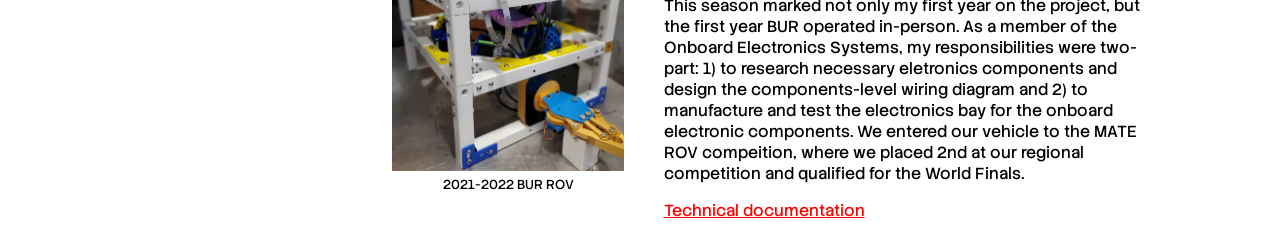
<file: projects/bur/index.html>
<!DOCTYPE html>
<html>
<head>
    <meta charset="UTF-8">
    <meta name="viewport" content="width=device-width, initial-scale=1.0">
    <title>BUR | Ethan Lien</title>
    <base href="https://ethanlien1203.github.io">
    <link rel="icon" type="image/x-icon" href="/images/favicon.png">
    <link rel="stylesheet" href="/css/style.css">
    <link rel="stylesheet" href="/css/main.css">
    <link rel="stylesheet" href="/css/sideNav.css">
    <link rel="preconnect" href="https://fonts.googleapis.com">
    <link rel="preconnect" href="https://fonts.gstatic.com" crossorigin>
    <link href="https://fonts.googleapis.com/css2?family=Roboto+Mono:ital,wght@0,100..700;1,100..700&family=Stack+Sans+Text:wght@200..700&display=swap" rel="stylesheet">
    <style>
        #header-img {
            background-image:url('/images/bur/endurance.JPG');
            opacity:0.65;
        }
        #header-content {
            font-size: 36px;
            color:black;
        }
    </style>
</head>
<body>
    <special-nav></special-nav>

    <main>
        <div id="header">
            <div id="header-img"></div>
            <div id="header-content">
                <h1>Bruin Underwater Robotics</h1>
            </div>
        </div>
        <hr>
        <div class="section">
            <div class="row">
                <div class="col">
                    <p> Bruin Underwater Robotics (BUR) is a student-led engineering project under ASME 
                        at UCLA. I was invlolved from 2021-2025, entering as a general member under 
                        the electronics team, working up as subteam lead for the structures 
                        team, and eventually running and managing the club as a project lead. The goal 
                        of the project was to design and manufacture submersible robots for the MATE ROV 
                        and Robosub competitions. These robots were meant to perform a variety of tasks 
                        related to practical applications for underwater vehicles. 
                    </p>
                </div>
            </div>
        </div>
        <div class="section">
            <div class="row" style="justify-content:center">
                <div class="col" style="width:50%">
                    <h1>2024-2025: Project Lead</h1>
                    <p> In my final year with BUR, I stepped into the role of a Project Lead for the club. 
                        My responsibilities concerned the engineering directives and administrative tasks 
                        necessary for the project to function. My main goal was to develop tools 
                        and testing platforms that would outlast my tenure in this role. We were successful, 
                        developing both a virtual simulation platform in Gazebo and manufacturing a durable 
                        and robust AUV, <i> Endurance</i>, to be used in future years. This robot also competed 
                        in Robosub 2025, where it placed 25th against 60 teams based on documentation and 
                        technical performance.
                    </p>
                    <a href="/documents/bur/techdoc24-25.pdf" target="_blank">Technical documentation</a>
                    <br><br>
                    <a href="https://bruin-underwater-robotics.github.io/history/2024-2025" target="_blank">More about this season</a>
                </div>
                <div class="col" style="width:50%">
                    <figure>
                        <img src="/images/bur/endurance_and_me.JPG" alt="Endurance" style="width:100%">
                        <figcaption><i>Endurance</i></figcaption>
                    </figure>
                </div>
            </div>
        </div>
        <div class="section">
            <div class="row" style="justify-content:center">
                <div class="col" style="width:50%">
                    <figure>
                        <img src="/images/bur/ambition.JPG" alt="Ambition" style="width:100%">
                        <figcaption><i>Ambition</i></figcaption>
                    </figure>
                </div>
                <div class="col" style="width:50%">
                    <h1>2023-2024: Chassis Lead</h1>
                    <p> This year marked the project's debut to the Robosub AUV competition. As it was 
                        necessary that the robot operate autonomously, my role as Chassis Lead was to 
                        design a structural frame that could accommodate features previously relegated to 
                        remain on the surface (compressed air and computer processing) . In addition, 
                        my role included directing a team of six engineers and helping them develop skills 
                        in CAD-ing and manufacturing. Our robot, <i>Ambition</i>, ranked 21st against 
                        41 participating teams from across the globe.
                    </p>
                    <a href="/documents/bur/techdoc23-24.pdf" target="_blank">Technical documentation</a>
                    <br><br>
                    <a href="https://bruin-underwater-robotics.github.io/history/2023-2024" target="_blank">More about this season</a>
                </div>
            </div>
        </div>
        <div class="section">
            <div class="row" style="justify-content:center">
                <div class="col" style="width:53%">
                    <h1>2022-2023: DiveOps Lead</h1>
                    <p> The DiveOps team was the division of the project responsible for designing solutions for 
                        compeition-related tasks. In this position, I was to guide a small team of general members through the 
                        production of a secondary robot. This robot was meant to submerge, resurface, and to send 
                        a message to a main computer. We achieved this by integrating a servo-driven buoyancy 
                        engine into a neutrally buoyant vehicle, which could traverse the water column by intaking 
                        and expelling water from the environment.
                    </p>
                    <a href="/documents/bur/floatdoc22-23.pdf" target="_blank">Profiling float documentation</a>
                    <br><br>
                    <a href="https://bruin-underwater-robotics.github.io/history/2022-2023" target="_blank">More about this season</a>
                </div>
                <div class="col" style="width:30%">
                    <figure>
                        <img src="/images/bur/float.jpg" alt="Profiling float" style="width:100%">
                        <figcaption>2022-2023 profiling float</figcaption>
                    </figure>
                </div>
            </div>
        </div>
        <div class="section">
            <div class="row" style="justify-content:center">
                <div class="col" style="width:35%">
                    <figure>
                        <img src="/images/bur/rov_2122.jpg" alt="2021-2022 ROV" style="width:100%">
                        <figcaption>2021-2022 BUR ROV</figcaption>
                    </figure>
                </div>
                <div class="col" style="width:55%">
                    <h1>2021-2022: General Member</h1>
                    <p> This season marked not only my first year on the project, but the first year BUR 
                        operated in-person. As a member of the Onboard Electronics Systems, my responsibilities 
                        were two-part: 1) to research necessary eletronics components and design the components-level 
                        wiring diagram and 2) to manufacture and test the electronics bay for the onboard electronic 
                        components. We entered our vehicle to the MATE ROV compeition, where we placed 2nd at our 
                        regional competition and qualified for the World Finals.
                    </p>
                    <a href="/documents/bur/techdoc21-22.pdf" target="_blank">Technical documentation</a>
                </div>
            </div>
        </div>
    </main>

    <script src="/navManager.js"></script>
</body>
</html>
</file>
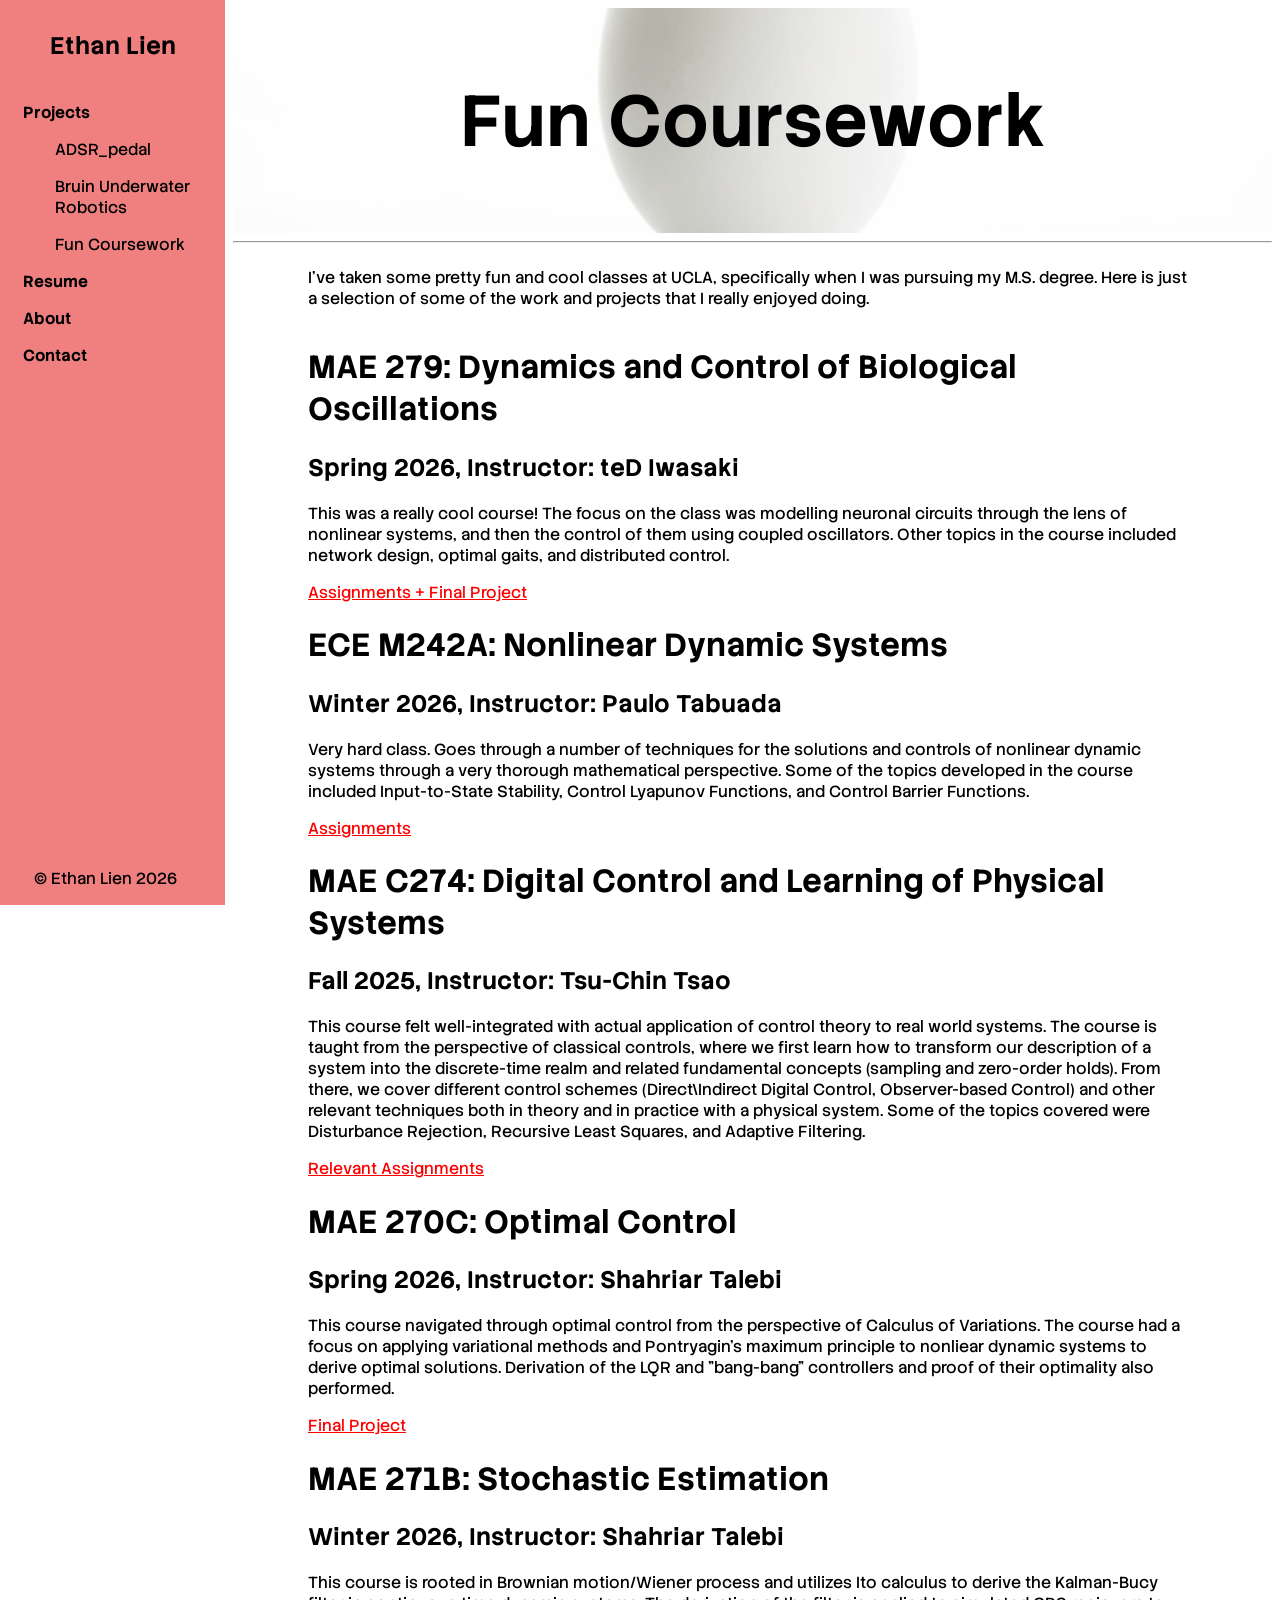
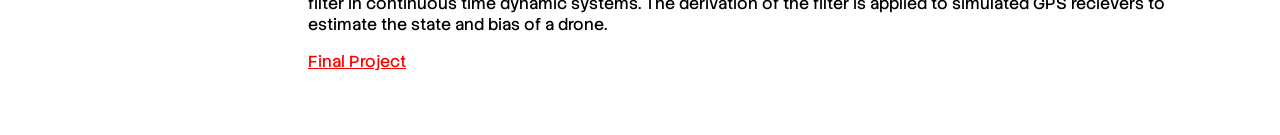
<file: projects/coursework/index.html>
<!DOCTYPE html>
<html>
<head>
    <meta charset="UTF-8">
    <meta name="viewport" content="width=device-width, initial-scale=1.0">
    <title>Fun Coursework | Ethan Lien</title>
    <base href="https://ethanlien1203.github.io">
    <link rel="icon" type="image/x-icon" href="/images/favicon.png">
    <link rel="stylesheet" href="/css/style.css">
    <link rel="stylesheet" href="/css/main.css">
    <link rel="stylesheet" href="/css/sideNav.css">
    <link rel="preconnect" href="https://fonts.googleapis.com">
    <link rel="preconnect" href="https://fonts.gstatic.com" crossorigin>
    <link href="https://fonts.googleapis.com/css2?family=Roboto+Mono:ital,wght@0,100..700;1,100..700&family=Stack+Sans+Text:wght@200..700&display=swap" rel="stylesheet">
    <style>
        #header-img {
            background-image:url('/images/egg_pic.jpg');
            opacity:0.7;
        }
        #header-content {
            font-size: 36px;
            color:black;
        }
    </style>
</head>
<body>
    <special-nav></special-nav>

    <main>
        <div id="header">
            <div id="header-img"></div>
            <div id="header-content">
                <h1>Fun Coursework</h1>
            </div>
        </div>
        <hr>
        <div class="section">
            <div class="row">
                <div class="col">
                    <p> I've taken some pretty fun and cool classes at UCLA, specifically when I was pursuing my M.S. degree. 
                        Here is just a selection of some of the work and projects that I really enjoyed doing.
                    </p>
                </div>
            </div>
        </div>
        <div class="section">
            <div class="row">
                <div class="col">
                    <h1>MAE 279: Dynamics and Control of Biological Oscillations</h1>
                    <h2>Spring 2026, Instructor: teD Iwasaki</h2>
                    <p> This was a really cool course! The focus on the class was modelling neuronal circuits through the lens 
                        of nonlinear systems, and then the control of them using coupled oscillators. Other topics in the course 
                        included network design, optimal gaits, and distributed control.
                    </p>
                    <a href="/documents/coursework/MAE279.pdf" target="_blank" title="MAE 279 Assignments">Assignments + Final Project</a>
                </div>
            </div>
        </div>
        <div class="section">
            <div class="row">
                <div class="col">
                    <h1>ECE M242A: Nonlinear Dynamic Systems</h1>
                    <h2>Winter 2026, Instructor: Paulo Tabuada</h2>
                    <p> Very hard class. Goes through a number of techniques for the solutions and controls of nonlinear dynamic 
                        systems through a very thorough mathematical perspective. Some of the topics developed in the course included 
                        Input-to-State Stability, Control Lyapunov Functions, and Control Barrier Functions.
                    </p>
                    <a href="/documents/coursework/ECE242A.pdf" target="_blank" title="ECE M242A Assignments">Assignments</a>
                </div>
            </div>
        </div>
        <div class="section">
            <div class="row">
                <div class="col">
                    <h1>MAE C274: Digital Control and Learning of Physical Systems</h1>
                    <h2>Fall 2025, Instructor: Tsu-Chin Tsao</h2>
                    <p> This course felt well-integrated with actual application of control theory to real world systems. The course 
                        is taught from the perspective of classical controls, where we first learn how to transform our description of 
                        a system into the discrete-time realm and related fundamental concepts (sampling and zero-order holds). From 
                        there, we cover different control schemes (Direct\Indirect Digital Control, Observer-based Control) and other 
                        relevant techniques both in theory and in practice with a physical system. Some of the topics covered were 
                        Disturbance Rejection, Recursive Least Squares, and Adaptive Filtering.
                    </p>
                    <a href="/documents/coursework/MAE274.pdf" target="_blank" title="MAE C274 Assignments">Relevant Assignments</a>
                </div>
            </div>
        </div>
        <div class="section">
            <div class="row">
                <div class="col">
                    <h1>MAE 270C: Optimal Control</h1>
                    <h2>Spring 2026, Instructor: Shahriar Talebi</h2>
                    <p> This course navigated through optimal control from the perspective of Calculus of Variations. The course had a focus on 
                        applying variational methods and Pontryagin's maximum principle to nonliear dynamic systems to derive optimal solutions. 
                        Derivation of the LQR and "bang-bang" controllers and proof of their optimality also performed.
                    </p>
                    <a href="/documents/coursework/MAE270C.pdf" target="_blank" title="MAE 270C Project">Final Project</a>
                </div>
            </div>
        </div>
        <div class="section">
            <div class="row">
                <div class="col">
                    <h1>MAE 271B: Stochastic Estimation</h1>
                    <h2>Winter 2026, Instructor: Shahriar Talebi</h2>
                    <p> This course is rooted in Brownian motion/Wiener process and utilizes Ito calculus to derive the Kalman-Bucy filter in 
                        continuous time dynamic systems. The derivation of the filter is applied to simulated GPS recievers to estimate the state 
                        and bias of a drone.
                    </p>
                    <a href="/documents/coursework/MAE271B.pdf" target="_blank" title="MAE 27B Project">Final Project</a>
                </div>
            </div>
        </div>

        <div class="bottom-buffer">
        </div>
    </main>

    <script src="/navManager.js"></script>
</body>
</html>
</file>
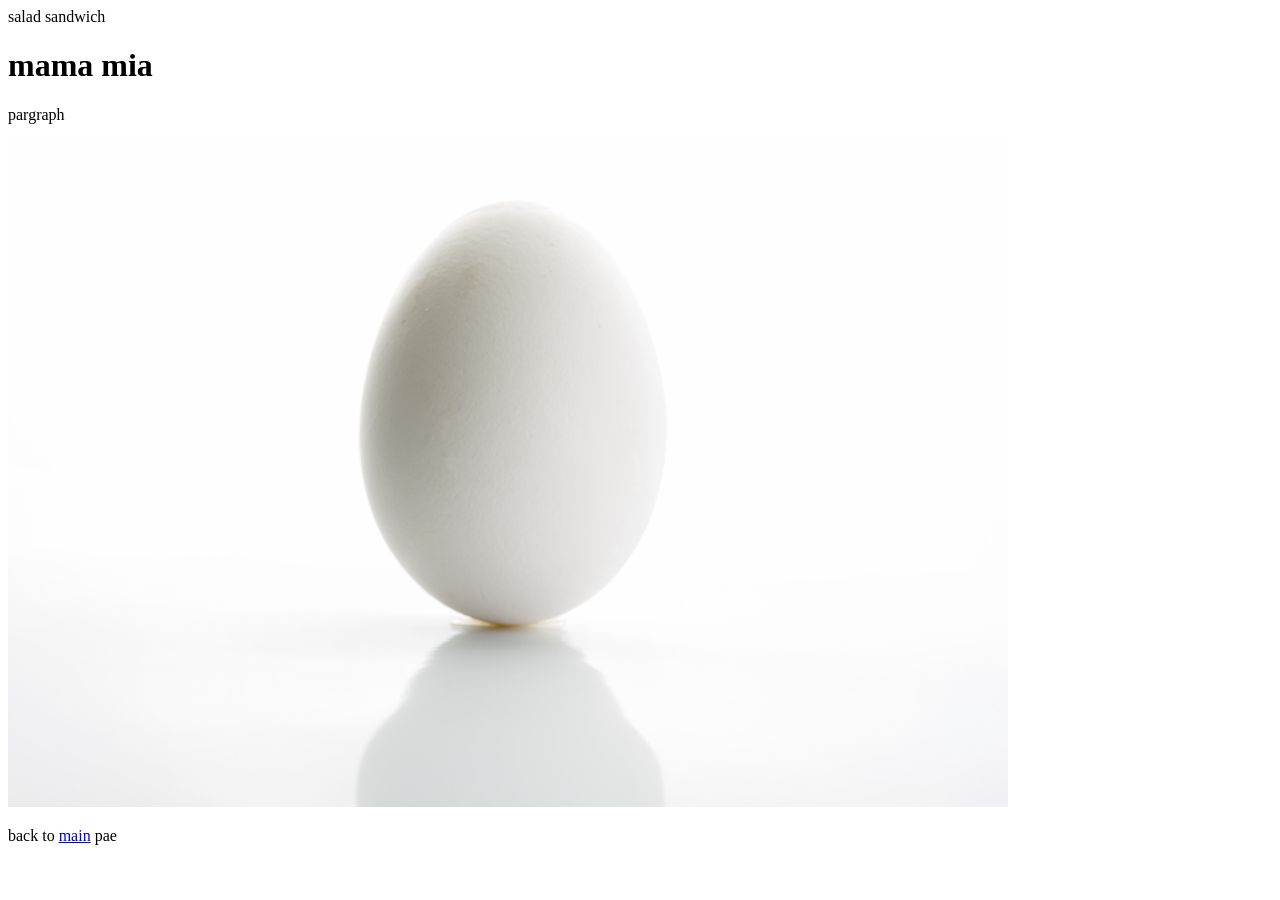
<file: egg.html>
<!DOCTYPE html>
<html>
    <head>
        <meta charset="UTF-8">
        <meta name="viewport" content="width=device-width, initial-scale=1.0">
        <title> portfolio title</title>
        <link rel="icon" type="image/x-icon" href="images/favicon.png">
        <style>
            nav {
                width:30%;

            }
        </style>
    </head>
    <body>
        <nav>
            salad sandwich
        </nav>
        <h1>
            mama mia
        </h1>
        <p>
            pargraph
        </p>
        <img src="images/egg_pic.jpg" alt="Egg" style="max-width:100%">
        <p> back to <a href="/index">main</a> pae</p>
    </body>
</html>
</file>
<file: css/style.css>
nav {
    height:100%;
    width:225px;
    position:fixed;
    z-index:1;
    top:0;
    left:0;
    background-color:lightcoral;
    overflow-x:hidden;
    padding-top:5px;
}

main {
    height:auto;
    margin-left:225px;
    background-color:white;
    top:0;
    left:0;
    bottom:0;
    right:0;
    padding-bottom:5px;
}
</file>
<file: css/main.css>
#header {
    width:100%;
    height:225px;
    display:flex;
    position:relative;
    justify-content:center;
    align-items:center;
    font-family:'Stack Sans Text',monospace
}
#header-img {
    width:100%;
    height:100%;
    background-size:cover;
    background-position-y:center;
    position:absolute;
}
#header-content {
    position:absolute;
}
.section {
    font-family: 'Stack Sans Text',monospace;
    padding:0px 75px;
    overflow:auto;
}
.section a:link,a:visited {
    color:red;
}
.section a:hover,a:active {
    color:orangered;
}
.row {
    width:100%;
    height:auto;
    display:flex;
    align-items:center;
    /* justify-content:center; */
}
.col {
    float:left;
}
figcaption {
    font-size:13px;
    text-align:center;
}

.bottom-buffer {
    padding-bottom:50px
}
</file>
<file: css/sideNav.css>
#site-name {
    font-family:'Stack Sans Text', monospace;
    text-align:center;
    padding:5px;
}
#site-name a:link,a:visited,a:hover {
    color:black;
    text-decoration:none;
}
#nav-content {
    padding-left:10%;
    padding-right:10%;
    font-family:'Stack Sans Text', monospace;
    margin-top:5px auto;
}
#nav-content a:link,a:visited {
    color:black;
    text-decoration: none;
}
#nav-content a:hover,a:active {
    color:chartreuse;
    text-decoration:none;
}
#nav-content .tab {
    margin-left:18%;
}
#nav-content .label {
    font-weight:bolder;
}
#nav-footer {
    font-family:'Stack Sans Text',monospace;
    text-align:center;
    position:absolute;
    bottom:0px;
    margin-left:15%;
}
</file>
